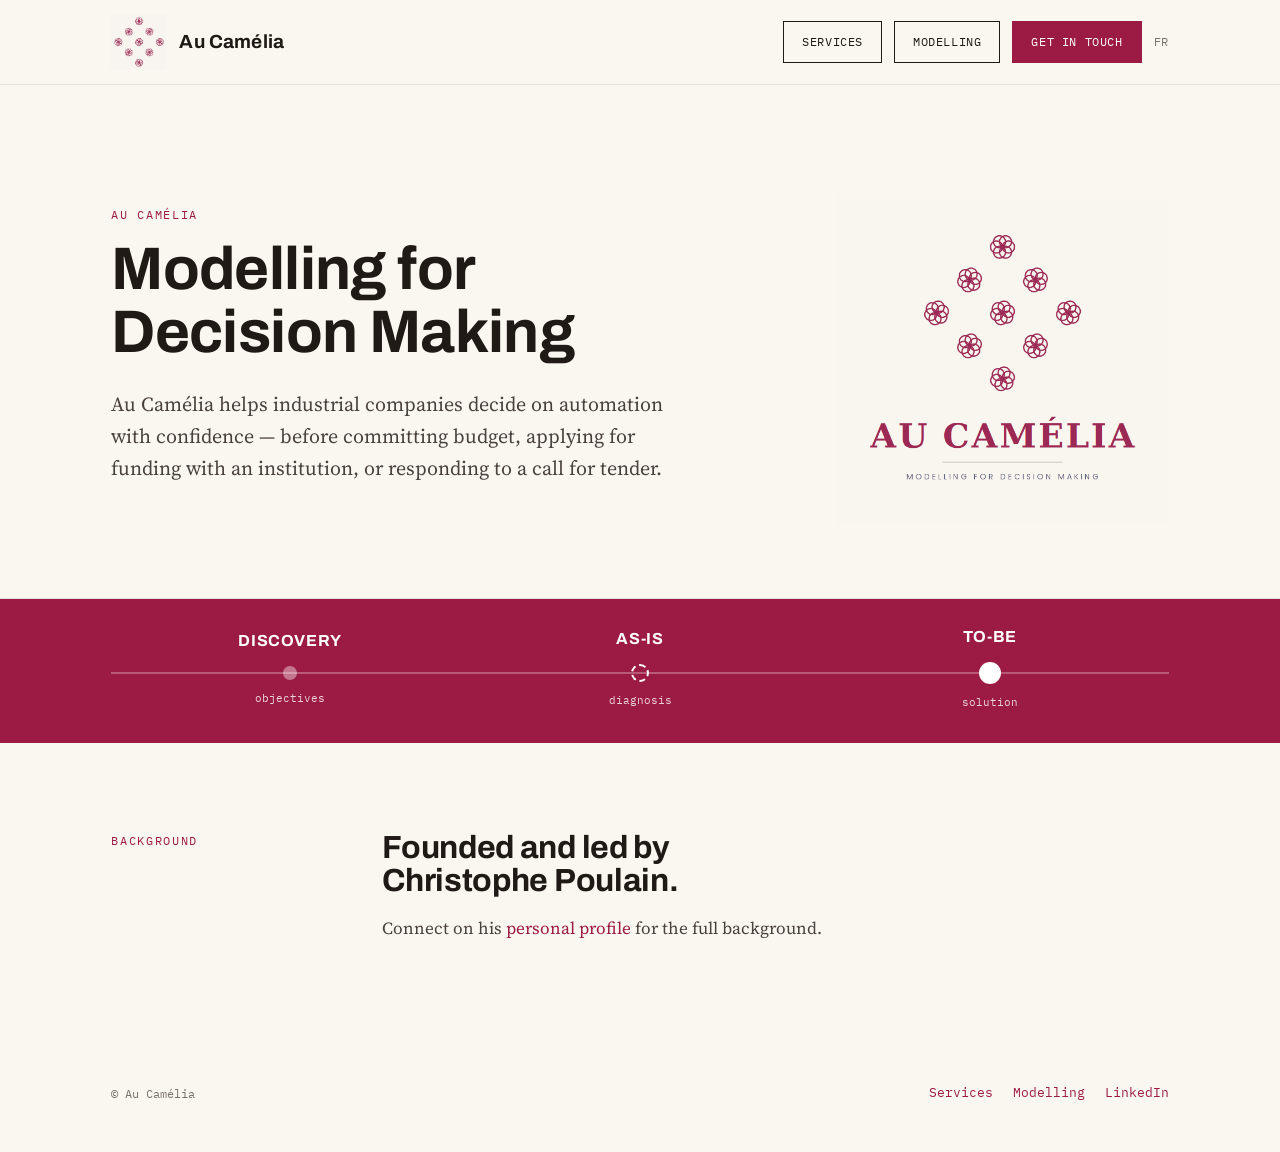
<file: index.html>
<!doctype html>
<html lang="en">
<head>
<meta charset="utf-8">
<meta name="viewport" content="width=device-width, initial-scale=1">
<meta name="google-site-verification" content="LQ3-hJo7u7DXfq4QkY4IvBjMTgJPAJtYR19ES5ziKJ0" />
<title>Au Camélia — Modelling for Decision Making</title>
<meta name="description" content="Au Camélia models industrial automation decisions — robotics, AI, or reorganisation — before you commit budget or apply for funding.">
<link rel="canonical" href="https://clgp44.github.io/auCamelia/">
<link rel="alternate" hreflang="en" href="https://clgp44.github.io/auCamelia/">
<link rel="alternate" hreflang="fr" href="https://clgp44.github.io/auCamelia/fr/">
<link rel="alternate" hreflang="x-default" href="https://clgp44.github.io/auCamelia/">
<meta property="og:type" content="website">
<meta property="og:site_name" content="Au Camélia">
<meta property="og:title" content="Au Camélia — Modelling for Decision Making">
<meta property="og:description" content="Au Camélia models industrial automation decisions — robotics, AI, or reorganisation — before you commit budget or apply for funding.">
<meta property="og:url" content="https://clgp44.github.io/auCamelia/">
<meta property="og:image" content="https://clgp44.github.io/auCamelia/assets/logo-full.png">
<meta name="twitter:card" content="summary_large_image">
<meta name="twitter:title" content="Au Camélia — Modelling for Decision Making">
<meta name="twitter:description" content="Au Camélia models industrial automation decisions — robotics, AI, or reorganisation — before you commit budget or apply for funding.">
<meta name="twitter:image" content="https://clgp44.github.io/auCamelia/assets/logo-full.png">
<script type="application/ld+json">
{
  "@context": "https://schema.org",
  "@type": "ProfessionalService",
  "name": "Au Camélia",
  "url": "https://clgp44.github.io/auCamelia/",
  "description": "Au Camélia models industrial automation decisions — robotics, AI, or reorganisation — before you commit budget or apply for funding.",
  "image": "https://clgp44.github.io/auCamelia/assets/logo-full.png",
  "email": "mailto:clgpoulain@gmail.com",
  "areaServed": "FR",
  "founder": {
    "@type": "Person",
    "name": "Christophe Poulain",
    "sameAs": "https://www.linkedin.com/in/christophe-poulain-34b952157/"
  },
  "sameAs": [
    "https://www.linkedin.com/in/christophe-poulain-34b952157/"
  ]
}
</script>
<link rel="preconnect" href="https://fonts.googleapis.com">
<link rel="preconnect" href="https://fonts.gstatic.com" crossorigin>
<link href="https://fonts.googleapis.com/css2?family=Archivo:wght@500;700;800&family=Source+Serif+4:opsz,wght@8..60,400;8..60,600&family=IBM+Plex+Mono:wght@400;500&display=swap" rel="stylesheet">
<link rel="stylesheet" href="assets/style.css">
</head>
<body>

<nav class="site-nav">
  <div class="wrap">
    <a href="index.html" class="brand"><img src="assets/logo-mark.png" alt="Au Camélia" class="logo-mark"><span>Au Camélia</span></a>
    <div class="nav-cta">
      <a href="services.html" class="btn">Services</a>
      <a href="book.html" class="btn">Modelling</a>
      <a href="contact.html" class="btn primary">Get in touch</a>
      <a href="fr/index.html" class="lang-toggle">FR</a>
    </div>
  </div>
</nav>

<header class="hero">
  <div class="wrap hero-grid">
    <div>
      <span class="eyebrow">Au Camélia</span>
      <h1>Modelling for Decision Making</h1>
      <p class="lede">Au Camélia helps industrial companies decide on automation with confidence — before committing budget, applying for funding with an institution, or responding to a call for tender.</p>
    </div>
    <img src="assets/logo-full.png" alt="Au Camélia — Modelling for Decision Making" class="hero-logo">
  </div>
</header>

<section class="timeline-band">
  <div class="wrap">
    <div class="timeline-track">
      <div class="fill"></div>
      <div class="stage">
        <div class="dot"></div>
        <div class="name">Discovery</div>
        <div class="desc">objectives</div>
      </div>
      <div class="stage dashed">
        <div class="dot"></div>
        <div class="name">As-is</div>
        <div class="desc">diagnosis</div>
      </div>
      <div class="stage solid">
        <div class="dot"></div>
        <div class="name">To-be</div>
        <div class="desc">solution</div>
      </div>
    </div>
  </div>
</section>
<section class="block">
  <div class="wrap grid-label">
    <span class="eyebrow">Background</span>
    <div>
      <h2>Founded and led by Christophe Poulain.</h2>
      <p class="kicker-text">Connect on his <a href="https://www.linkedin.com/in/christophe-poulain-34b952157/">personal profile</a> for the full background.</p>
    </div>
  </div>
</section>

<footer>
  <div class="wrap">
    <div class="fine">© Au Camélia</div>
    <div class="links">
      <a href="services.html">Services</a>
      <a href="book.html">Modelling</a>
      <a href="https://www.linkedin.com/in/christophe-poulain-34b952157/">LinkedIn</a>
    </div>
  </div>
</footer>

<script src="assets/main.js"></script>
<!-- Cloudflare Web Analytics --><script type='module' src='https://static.cloudflareinsights.com/beacon.min.js' data-cf-beacon='{"token": "908df0e8a0234128af22f7f1e9acba51"}'></script><!-- End Cloudflare Web Analytics -->
</body>
</html>
</file>
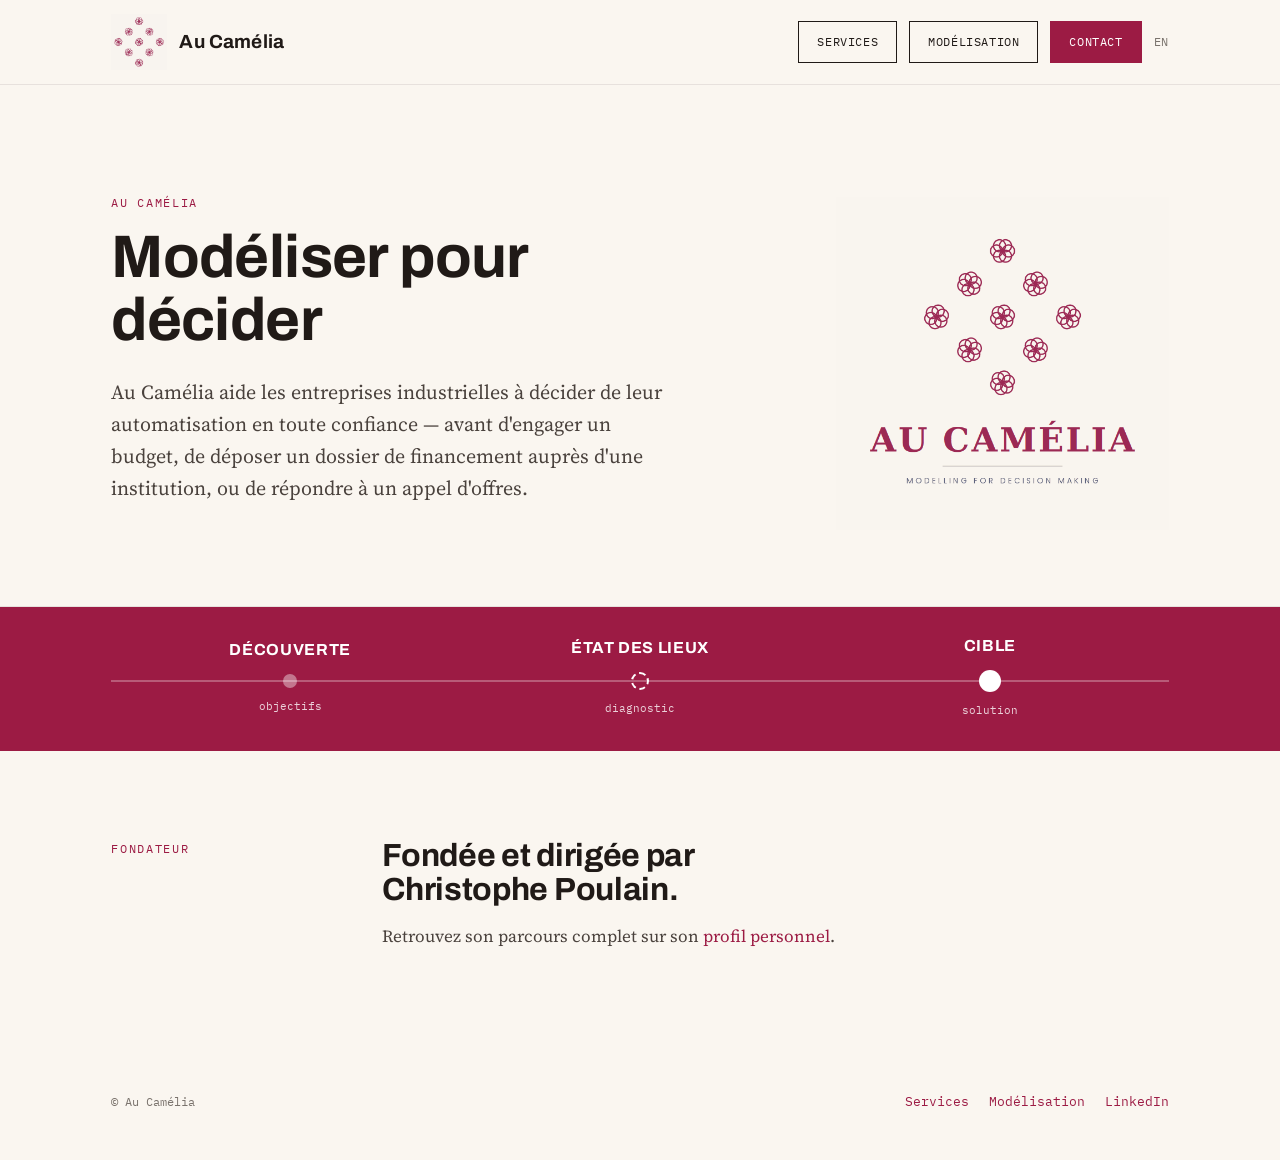
<file: fr/index.html>
<!doctype html>
<html lang="fr">
<head>
<meta charset="utf-8">
<meta name="viewport" content="width=device-width, initial-scale=1">
<title>Au Camélia — Modéliser pour décider</title>
<meta name="description" content="Au Camélia modélise les décisions d'automatisation industrielle — robotique, IA, ou réorganisation — avant d'engager un budget ou de déposer un dossier de financement.">
<link rel="canonical" href="https://clgp44.github.io/auCamelia/fr/">
<link rel="alternate" hreflang="en" href="https://clgp44.github.io/auCamelia/">
<link rel="alternate" hreflang="fr" href="https://clgp44.github.io/auCamelia/fr/">
<link rel="alternate" hreflang="x-default" href="https://clgp44.github.io/auCamelia/">
<meta property="og:type" content="website">
<meta property="og:site_name" content="Au Camélia">
<meta property="og:title" content="Au Camélia — Modéliser pour décider">
<meta property="og:description" content="Au Camélia modélise les décisions d'automatisation industrielle — robotique, IA, ou réorganisation — avant d'engager un budget ou de déposer un dossier de financement.">
<meta property="og:url" content="https://clgp44.github.io/auCamelia/fr/">
<meta property="og:image" content="https://clgp44.github.io/auCamelia/assets/logo-full.png">
<meta name="twitter:card" content="summary_large_image">
<meta name="twitter:title" content="Au Camélia — Modéliser pour décider">
<meta name="twitter:description" content="Au Camélia modélise les décisions d'automatisation industrielle — robotique, IA, ou réorganisation — avant d'engager un budget ou de déposer un dossier de financement.">
<meta name="twitter:image" content="https://clgp44.github.io/auCamelia/assets/logo-full.png">
<script type="application/ld+json">
{
  "@context": "https://schema.org",
  "@type": "ProfessionalService",
  "name": "Au Camélia",
  "url": "https://clgp44.github.io/auCamelia/fr/",
  "description": "Au Camélia modélise les décisions d'automatisation industrielle — robotique, IA, ou réorganisation — avant d'engager un budget ou de déposer un dossier de financement.",
  "image": "https://clgp44.github.io/auCamelia/assets/logo-full.png",
  "email": "mailto:clgpoulain@gmail.com",
  "areaServed": "FR",
  "founder": {
    "@type": "Person",
    "name": "Christophe Poulain",
    "sameAs": "https://www.linkedin.com/in/christophe-poulain-34b952157/"
  },
  "sameAs": [
    "https://www.linkedin.com/in/christophe-poulain-34b952157/"
  ]
}
</script>
<link rel="preconnect" href="https://fonts.googleapis.com">
<link rel="preconnect" href="https://fonts.gstatic.com" crossorigin>
<link href="https://fonts.googleapis.com/css2?family=Archivo:wght@500;700;800&family=Source+Serif+4:opsz,wght@8..60,400;8..60,600&family=IBM+Plex+Mono:wght@400;500&display=swap" rel="stylesheet">
<link rel="stylesheet" href="../assets/style.css">
</head>
<body>

<nav class="site-nav">
  <div class="wrap">
    <a href="index.html" class="brand"><img src="../assets/logo-mark.png" alt="Au Camélia" class="logo-mark"><span>Au Camélia</span></a>
    <div class="nav-cta">
      <a href="services.html" class="btn">Services</a>
      <a href="book.html" class="btn">Modélisation</a>
      <a href="contact.html" class="btn primary">Contact</a>
      <a href="../index.html" class="lang-toggle">EN</a>
    </div>
  </div>
</nav>

<header class="hero">
  <div class="wrap hero-grid">
    <div>
      <span class="eyebrow">Au Camélia</span>
      <h1>Modéliser pour décider</h1>
      <p class="lede">Au Camélia aide les entreprises industrielles à décider de leur automatisation en toute confiance — avant d'engager un budget, de déposer un dossier de financement auprès d'une institution, ou de répondre à un appel d'offres.</p>
    </div>
    <img src="../assets/logo-full.png" alt="Au Camélia — Modéliser pour décider" class="hero-logo">
  </div>
</header>

<section class="timeline-band">
  <div class="wrap">
    <div class="timeline-track">
      <div class="fill"></div>
      <div class="stage">
        <div class="dot"></div>
        <div class="name">Découverte</div>
        <div class="desc">objectifs</div>
      </div>
      <div class="stage dashed">
        <div class="dot"></div>
        <div class="name">État des lieux</div>
        <div class="desc">diagnostic</div>
      </div>
      <div class="stage solid">
        <div class="dot"></div>
        <div class="name">Cible</div>
        <div class="desc">solution</div>
      </div>
    </div>
  </div>
</section>
<section class="block">
  <div class="wrap grid-label">
    <span class="eyebrow">Fondateur</span>
    <div>
      <h2>Fondée et dirigée par Christophe Poulain.</h2>
      <p class="kicker-text">Retrouvez son parcours complet sur son <a href="https://www.linkedin.com/in/christophe-poulain-34b952157/">profil personnel</a>.</p>
    </div>
  </div>
</section>

<footer>
  <div class="wrap">
    <div class="fine">© Au Camélia</div>
    <div class="links">
      <a href="services.html">Services</a>
      <a href="book.html">Modélisation</a>
      <a href="https://www.linkedin.com/in/christophe-poulain-34b952157/">LinkedIn</a>
    </div>
  </div>
</footer>

<script src="../assets/main.js"></script>
<!-- Cloudflare Web Analytics --><script type='module' src='https://static.cloudflareinsights.com/beacon.min.js' data-cf-beacon='{"token": "908df0e8a0234128af22f7f1e9acba51"}'></script><!-- End Cloudflare Web Analytics -->
</body>
</html>
</file>
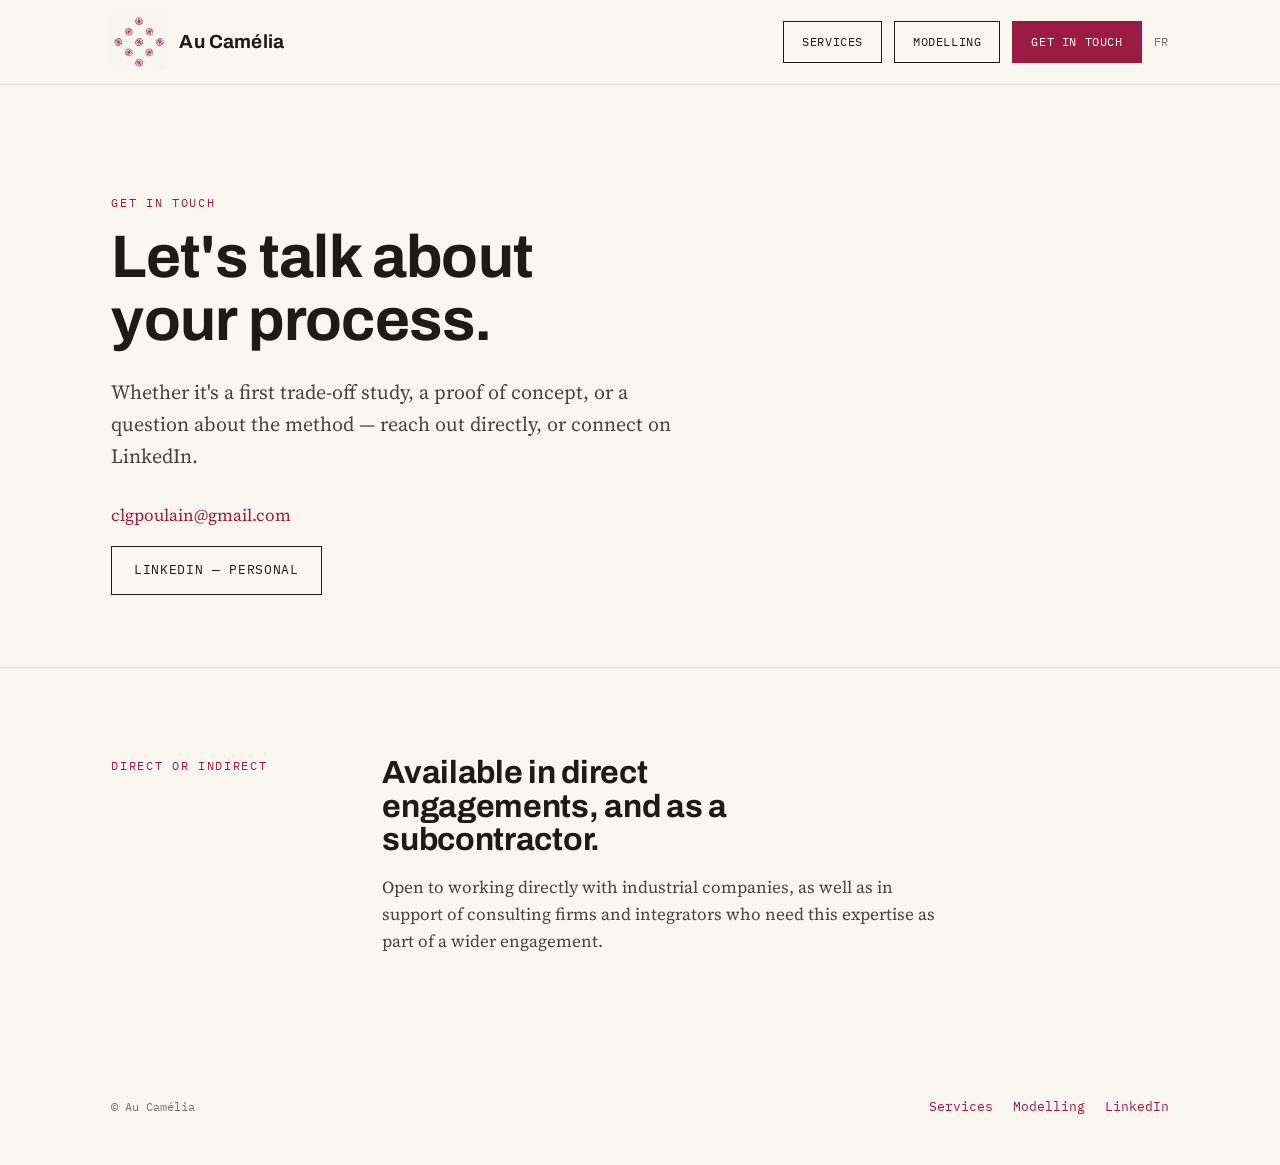
<file: contact.html>
<!doctype html>
<html lang="en">
<head>
<meta charset="utf-8">
<meta name="viewport" content="width=device-width, initial-scale=1">
<title>Contact — Au Camélia</title>
<meta name="description" content="Get in touch with Au Camélia about your automation decision.">
<link rel="canonical" href="https://clgp44.github.io/auCamelia/contact.html">
<link rel="alternate" hreflang="en" href="https://clgp44.github.io/auCamelia/contact.html">
<link rel="alternate" hreflang="fr" href="https://clgp44.github.io/auCamelia/fr/contact.html">
<link rel="alternate" hreflang="x-default" href="https://clgp44.github.io/auCamelia/contact.html">
<meta property="og:type" content="website">
<meta property="og:site_name" content="Au Camélia">
<meta property="og:title" content="Contact — Au Camélia">
<meta property="og:description" content="Get in touch with Au Camélia about your automation decision.">
<meta property="og:url" content="https://clgp44.github.io/auCamelia/contact.html">
<meta property="og:image" content="https://clgp44.github.io/auCamelia/assets/logo-full.png">
<meta name="twitter:card" content="summary_large_image">
<meta name="twitter:title" content="Contact — Au Camélia">
<meta name="twitter:description" content="Get in touch with Au Camélia about your automation decision.">
<meta name="twitter:image" content="https://clgp44.github.io/auCamelia/assets/logo-full.png">
<link rel="preconnect" href="https://fonts.googleapis.com">
<link rel="preconnect" href="https://fonts.gstatic.com" crossorigin>
<link href="https://fonts.googleapis.com/css2?family=Archivo:wght@500;700;800&family=Source+Serif+4:opsz,wght@8..60,400;8..60,600&family=IBM+Plex+Mono:wght@400;500&display=swap" rel="stylesheet">
<link rel="stylesheet" href="assets/style.css">
</head>
<body>

<nav class="site-nav">
  <div class="wrap">
    <a href="index.html" class="brand"><img src="assets/logo-mark.png" alt="Au Camélia" class="logo-mark"><span>Au Camélia</span></a>
    <div class="nav-cta">
      <a href="services.html" class="btn">Services</a>
      <a href="book.html" class="btn">Modelling</a>
      <a href="contact.html" class="btn primary">Get in touch</a>
      <a href="fr/contact.html" class="lang-toggle">FR</a>
    </div>
  </div>
</nav>

<header class="hero">
  <div class="wrap">
    <span class="eyebrow">Get in touch</span>
    <h1>Let's talk about your process.</h1>
    <p class="lede">Whether it's a first trade-off study, a proof of concept, or a question about the method — reach out directly, or connect on LinkedIn.</p>
    <p><a href="mailto:clgpoulain@gmail.com">clgpoulain@gmail.com</a></p>
    <div class="cta-row">
      <a href="https://www.linkedin.com/in/christophe-poulain-34b952157/" class="btn">LinkedIn — personal</a>
    </div>
  </div>
</header>

<section class="block">
  <div class="wrap grid-label">
    <span class="eyebrow">Direct or indirect</span>
    <div>
      <h2>Available in direct engagements, and as a subcontractor.</h2>
      <p class="kicker-text">Open to working directly with industrial companies, as well as in support of consulting firms and integrators who need this expertise as part of a wider engagement.</p>
    </div>
  </div>
</section>

<footer>
  <div class="wrap">
    <div class="fine">© Au Camélia</div>
    <div class="links">
      <a href="services.html">Services</a>
      <a href="book.html">Modelling</a>
      <a href="https://www.linkedin.com/in/christophe-poulain-34b952157/">LinkedIn</a>
    </div>
  </div>
</footer>

<script src="assets/main.js"></script>
<!-- Cloudflare Web Analytics --><script type='module' src='https://static.cloudflareinsights.com/beacon.min.js' data-cf-beacon='{"token": "908df0e8a0234128af22f7f1e9acba51"}'></script><!-- End Cloudflare Web Analytics -->
</body>
</html>
</file>
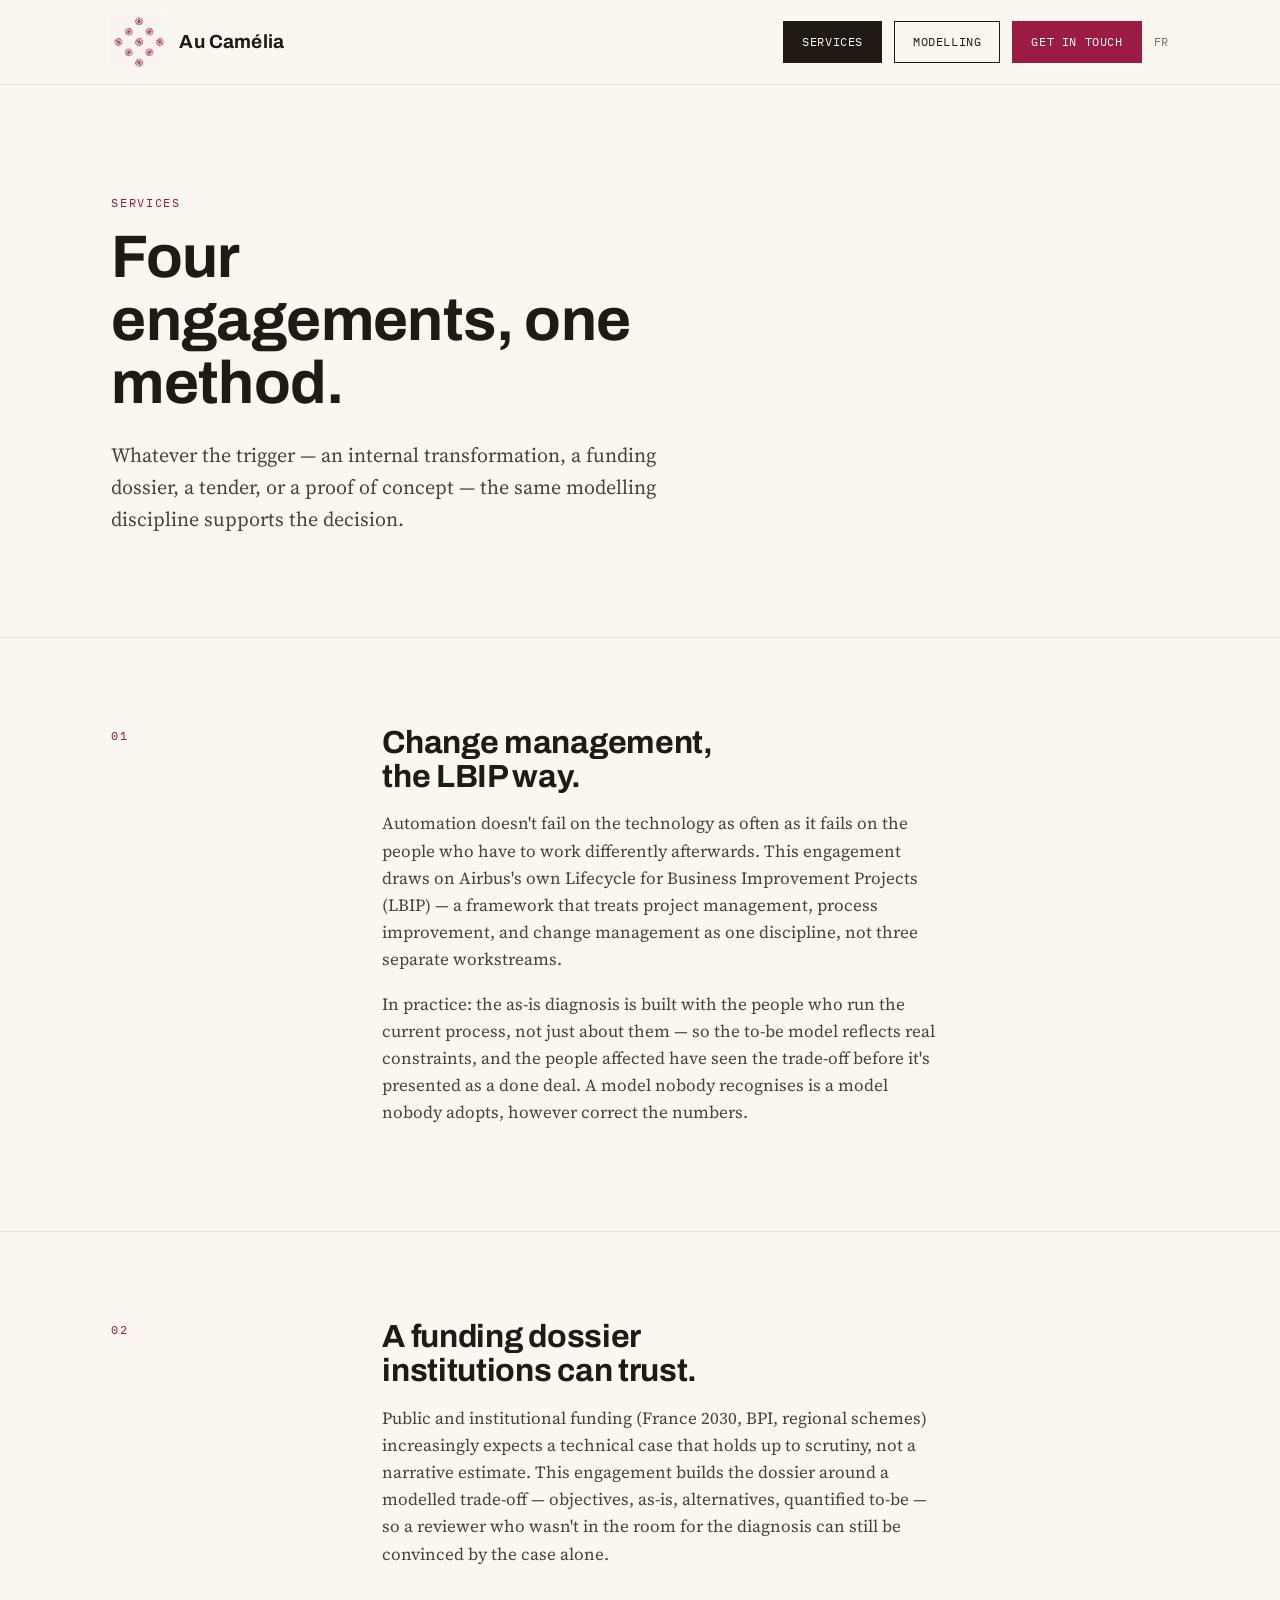
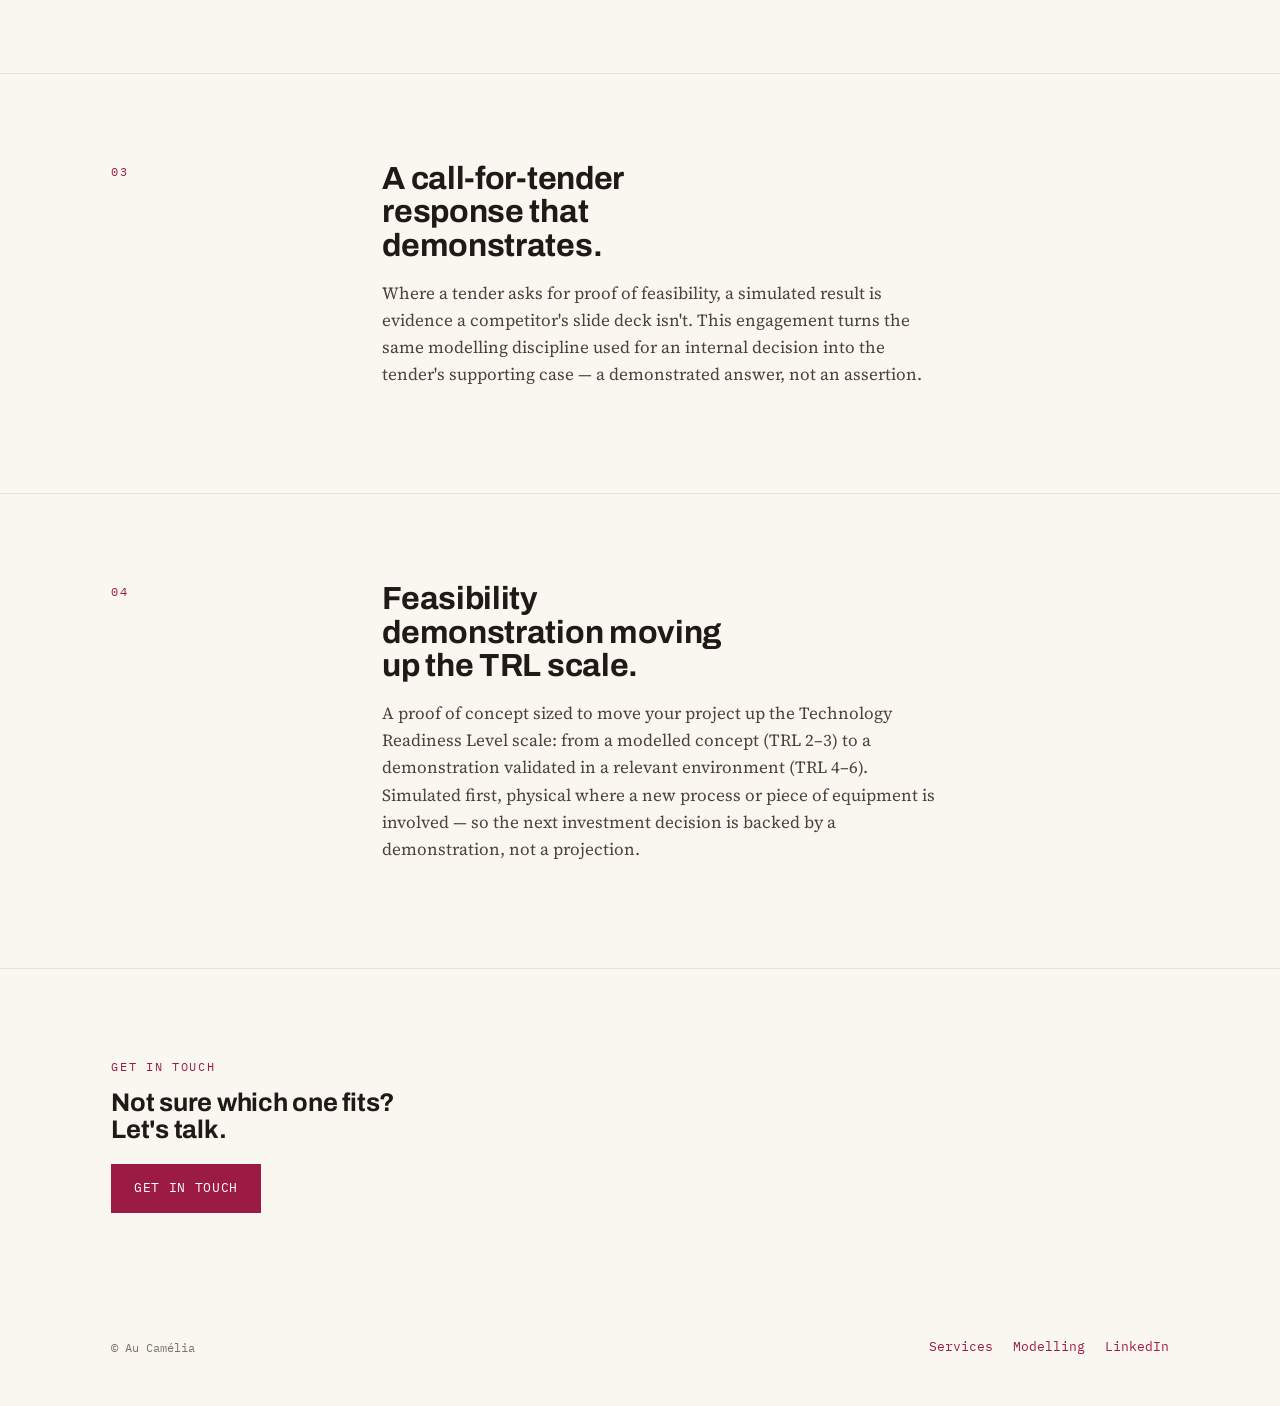
<file: services.html>
<!doctype html>
<html lang="en">
<head>
<meta charset="utf-8">
<meta name="viewport" content="width=device-width, initial-scale=1">
<title>Services — Au Camélia</title>
<meta name="description" content="Four ways to work with Au Camélia: internal change management, an institutional funding dossier, a call-for-tender response, or a TRL-based feasibility demonstration.">
<link rel="canonical" href="https://clgp44.github.io/auCamelia/services.html">
<link rel="alternate" hreflang="en" href="https://clgp44.github.io/auCamelia/services.html">
<link rel="alternate" hreflang="fr" href="https://clgp44.github.io/auCamelia/fr/services.html">
<link rel="alternate" hreflang="x-default" href="https://clgp44.github.io/auCamelia/services.html">
<meta property="og:type" content="website">
<meta property="og:site_name" content="Au Camélia">
<meta property="og:title" content="Services — Au Camélia">
<meta property="og:description" content="Four ways to work with Au Camélia: internal change management, an institutional funding dossier, a call-for-tender response, or a TRL-based feasibility demonstration.">
<meta property="og:url" content="https://clgp44.github.io/auCamelia/services.html">
<meta property="og:image" content="https://clgp44.github.io/auCamelia/assets/logo-full.png">
<meta name="twitter:card" content="summary_large_image">
<meta name="twitter:title" content="Services — Au Camélia">
<meta name="twitter:description" content="Four ways to work with Au Camélia: internal change management, an institutional funding dossier, a call-for-tender response, or a TRL-based feasibility demonstration.">
<meta name="twitter:image" content="https://clgp44.github.io/auCamelia/assets/logo-full.png">
<link rel="preconnect" href="https://fonts.googleapis.com">
<link rel="preconnect" href="https://fonts.gstatic.com" crossorigin>
<link href="https://fonts.googleapis.com/css2?family=Archivo:wght@500;700;800&family=Source+Serif+4:opsz,wght@8..60,400;8..60,600&family=IBM+Plex+Mono:wght@400;500&display=swap" rel="stylesheet">
<link rel="stylesheet" href="assets/style.css">
</head>
<body>

<nav class="site-nav">
  <div class="wrap">
    <a href="index.html" class="brand"><img src="assets/logo-mark.png" alt="Au Camélia" class="logo-mark"><span>Au Camélia</span></a>
    <div class="nav-cta">
      <a href="services.html" class="btn current">Services</a>
      <a href="book.html" class="btn">Modelling</a>
      <a href="contact.html" class="btn primary">Get in touch</a>
      <a href="fr/services.html" class="lang-toggle">FR</a>
    </div>
  </div>
</nav>

<header class="hero">
  <div class="wrap">
    <span class="eyebrow">Services</span>
    <h1>Four engagements, one method.</h1>
    <p class="lede">Whatever the trigger — an internal transformation, a funding dossier, a tender, or a proof of concept — the same modelling discipline supports the decision.</p>
  </div>
</header>

<section class="block">
  <div class="wrap grid-label">
    <span class="eyebrow">01</span>
    <div>
      <h2>Change management, the LBIP way.</h2>
      <p class="kicker-text">Automation doesn't fail on the technology as often as it fails on the people who have to work differently afterwards. This engagement draws on Airbus's own Lifecycle for Business Improvement Projects (LBIP) — a framework that treats project management, process improvement, and change management as one discipline, not three separate workstreams.</p>
      <p class="kicker-text">In practice: the as-is diagnosis is built with the people who run the current process, not just about them — so the to-be model reflects real constraints, and the people affected have seen the trade-off before it's presented as a done deal. A model nobody recognises is a model nobody adopts, however correct the numbers.</p>
    </div>
  </div>
</section>

<section class="block">
  <div class="wrap grid-label">
    <span class="eyebrow">02</span>
    <div>
      <h2>A funding dossier institutions can trust.</h2>
      <p class="kicker-text">Public and institutional funding (France 2030, BPI, regional schemes) increasingly expects a technical case that holds up to scrutiny, not a narrative estimate. This engagement builds the dossier around a modelled trade-off — objectives, as-is, alternatives, quantified to-be — so a reviewer who wasn't in the room for the diagnosis can still be convinced by the case alone.</p>
    </div>
  </div>
</section>

<section class="block">
  <div class="wrap grid-label">
    <span class="eyebrow">03</span>
    <div>
      <h2>A call-for-tender response that demonstrates.</h2>
      <p class="kicker-text">Where a tender asks for proof of feasibility, a simulated result is evidence a competitor's slide deck isn't. This engagement turns the same modelling discipline used for an internal decision into the tender's supporting case — a demonstrated answer, not an assertion.</p>
    </div>
  </div>
</section>

<section class="block">
  <div class="wrap grid-label">
    <span class="eyebrow">04</span>
    <div>
      <h2>Feasibility demonstration moving up the TRL scale.</h2>
      <p class="kicker-text">A proof of concept sized to move your project up the Technology Readiness Level scale: from a modelled concept (TRL&nbsp;2–3) to a demonstration validated in a relevant environment (TRL&nbsp;4–6). Simulated first, physical where a new process or piece of equipment is involved — so the next investment decision is backed by a demonstration, not a projection.</p>
    </div>
  </div>
</section>

<section class="block">
  <div class="wrap">
    <span class="eyebrow">Get in touch</span>
    <h2 style="max-width: 22ch;">Not sure which one fits? Let's talk.</h2>
    <div class="cta-row" style="margin-top: 20px;">
      <a href="contact.html" class="btn primary">Get in touch</a>
    </div>
  </div>
</section>

<footer>
  <div class="wrap">
    <div class="fine">© Au Camélia</div>
    <div class="links">
      <a href="services.html">Services</a>
      <a href="book.html">Modelling</a>
      <a href="https://www.linkedin.com/in/christophe-poulain-34b952157/">LinkedIn</a>
    </div>
  </div>
</footer>

<script src="assets/main.js"></script>
<!-- Cloudflare Web Analytics --><script type='module' src='https://static.cloudflareinsights.com/beacon.min.js' data-cf-beacon='{"token": "908df0e8a0234128af22f7f1e9acba51"}'></script><!-- End Cloudflare Web Analytics -->
</body>
</html>
</file>
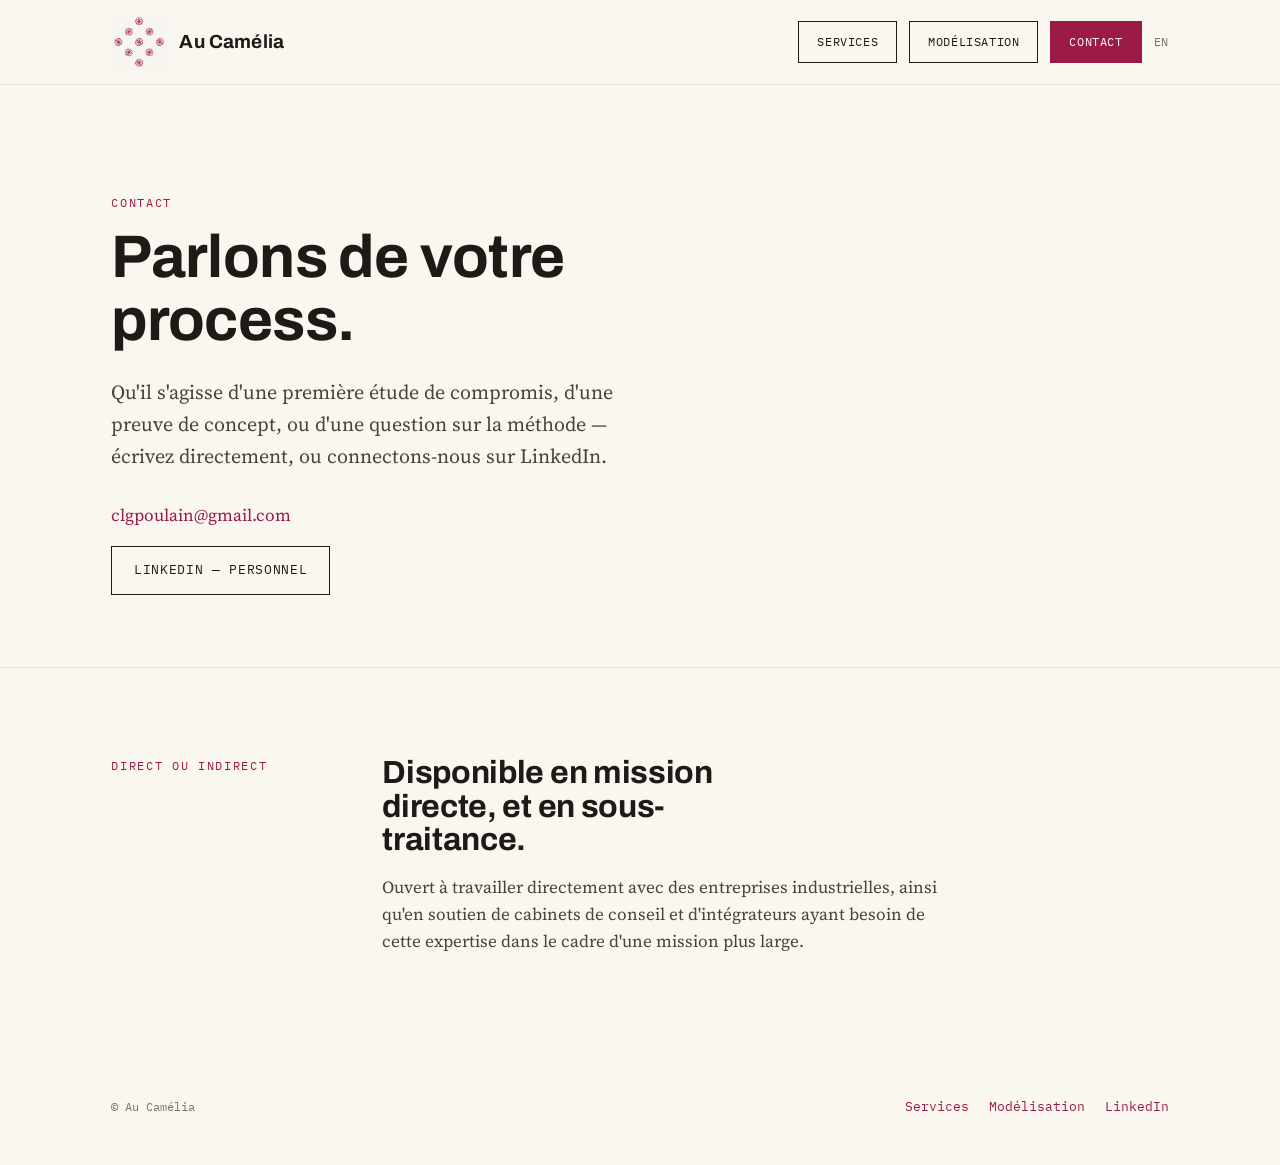
<file: fr/contact.html>
<!doctype html>
<html lang="fr">
<head>
<meta charset="utf-8">
<meta name="viewport" content="width=device-width, initial-scale=1">
<title>Contact — Au Camélia</title>
<meta name="description" content="Contactez Au Camélia au sujet de votre décision d'automatisation.">
<link rel="canonical" href="https://clgp44.github.io/auCamelia/fr/contact.html">
<link rel="alternate" hreflang="en" href="https://clgp44.github.io/auCamelia/contact.html">
<link rel="alternate" hreflang="fr" href="https://clgp44.github.io/auCamelia/fr/contact.html">
<link rel="alternate" hreflang="x-default" href="https://clgp44.github.io/auCamelia/contact.html">
<meta property="og:type" content="website">
<meta property="og:site_name" content="Au Camélia">
<meta property="og:title" content="Contact — Au Camélia">
<meta property="og:description" content="Contactez Au Camélia au sujet de votre décision d'automatisation.">
<meta property="og:url" content="https://clgp44.github.io/auCamelia/fr/contact.html">
<meta property="og:image" content="https://clgp44.github.io/auCamelia/assets/logo-full.png">
<meta name="twitter:card" content="summary_large_image">
<meta name="twitter:title" content="Contact — Au Camélia">
<meta name="twitter:description" content="Contactez Au Camélia au sujet de votre décision d'automatisation.">
<meta name="twitter:image" content="https://clgp44.github.io/auCamelia/assets/logo-full.png">
<link rel="preconnect" href="https://fonts.googleapis.com">
<link rel="preconnect" href="https://fonts.gstatic.com" crossorigin>
<link href="https://fonts.googleapis.com/css2?family=Archivo:wght@500;700;800&family=Source+Serif+4:opsz,wght@8..60,400;8..60,600&family=IBM+Plex+Mono:wght@400;500&display=swap" rel="stylesheet">
<link rel="stylesheet" href="../assets/style.css">
</head>
<body>

<nav class="site-nav">
  <div class="wrap">
    <a href="index.html" class="brand"><img src="../assets/logo-mark.png" alt="Au Camélia" class="logo-mark"><span>Au Camélia</span></a>
    <div class="nav-cta">
      <a href="services.html" class="btn">Services</a>
      <a href="book.html" class="btn">Modélisation</a>
      <a href="contact.html" class="btn primary">Contact</a>
      <a href="../contact.html" class="lang-toggle">EN</a>
    </div>
  </div>
</nav>

<header class="hero">
  <div class="wrap">
    <span class="eyebrow">Contact</span>
    <h1>Parlons de votre process.</h1>
    <p class="lede">Qu'il s'agisse d'une première étude de compromis, d'une preuve de concept, ou d'une question sur la méthode — écrivez directement, ou connectons-nous sur LinkedIn.</p>
    <p><a href="mailto:clgpoulain@gmail.com">clgpoulain@gmail.com</a></p>
    <div class="cta-row">
      <a href="https://www.linkedin.com/in/christophe-poulain-34b952157/" class="btn">LinkedIn — personnel</a>
    </div>
  </div>
</header>

<section class="block">
  <div class="wrap grid-label">
    <span class="eyebrow">Direct ou indirect</span>
    <div>
      <h2>Disponible en mission directe, et en sous-traitance.</h2>
      <p class="kicker-text">Ouvert à travailler directement avec des entreprises industrielles, ainsi qu'en soutien de cabinets de conseil et d'intégrateurs ayant besoin de cette expertise dans le cadre d'une mission plus large.</p>
    </div>
  </div>
</section>

<footer>
  <div class="wrap">
    <div class="fine">© Au Camélia</div>
    <div class="links">
      <a href="services.html">Services</a>
      <a href="book.html">Modélisation</a>
      <a href="https://www.linkedin.com/in/christophe-poulain-34b952157/">LinkedIn</a>
    </div>
  </div>
</footer>

<script src="../assets/main.js"></script>
<!-- Cloudflare Web Analytics --><script type='module' src='https://static.cloudflareinsights.com/beacon.min.js' data-cf-beacon='{"token": "908df0e8a0234128af22f7f1e9acba51"}'></script><!-- End Cloudflare Web Analytics -->
</body>
</html>
</file>
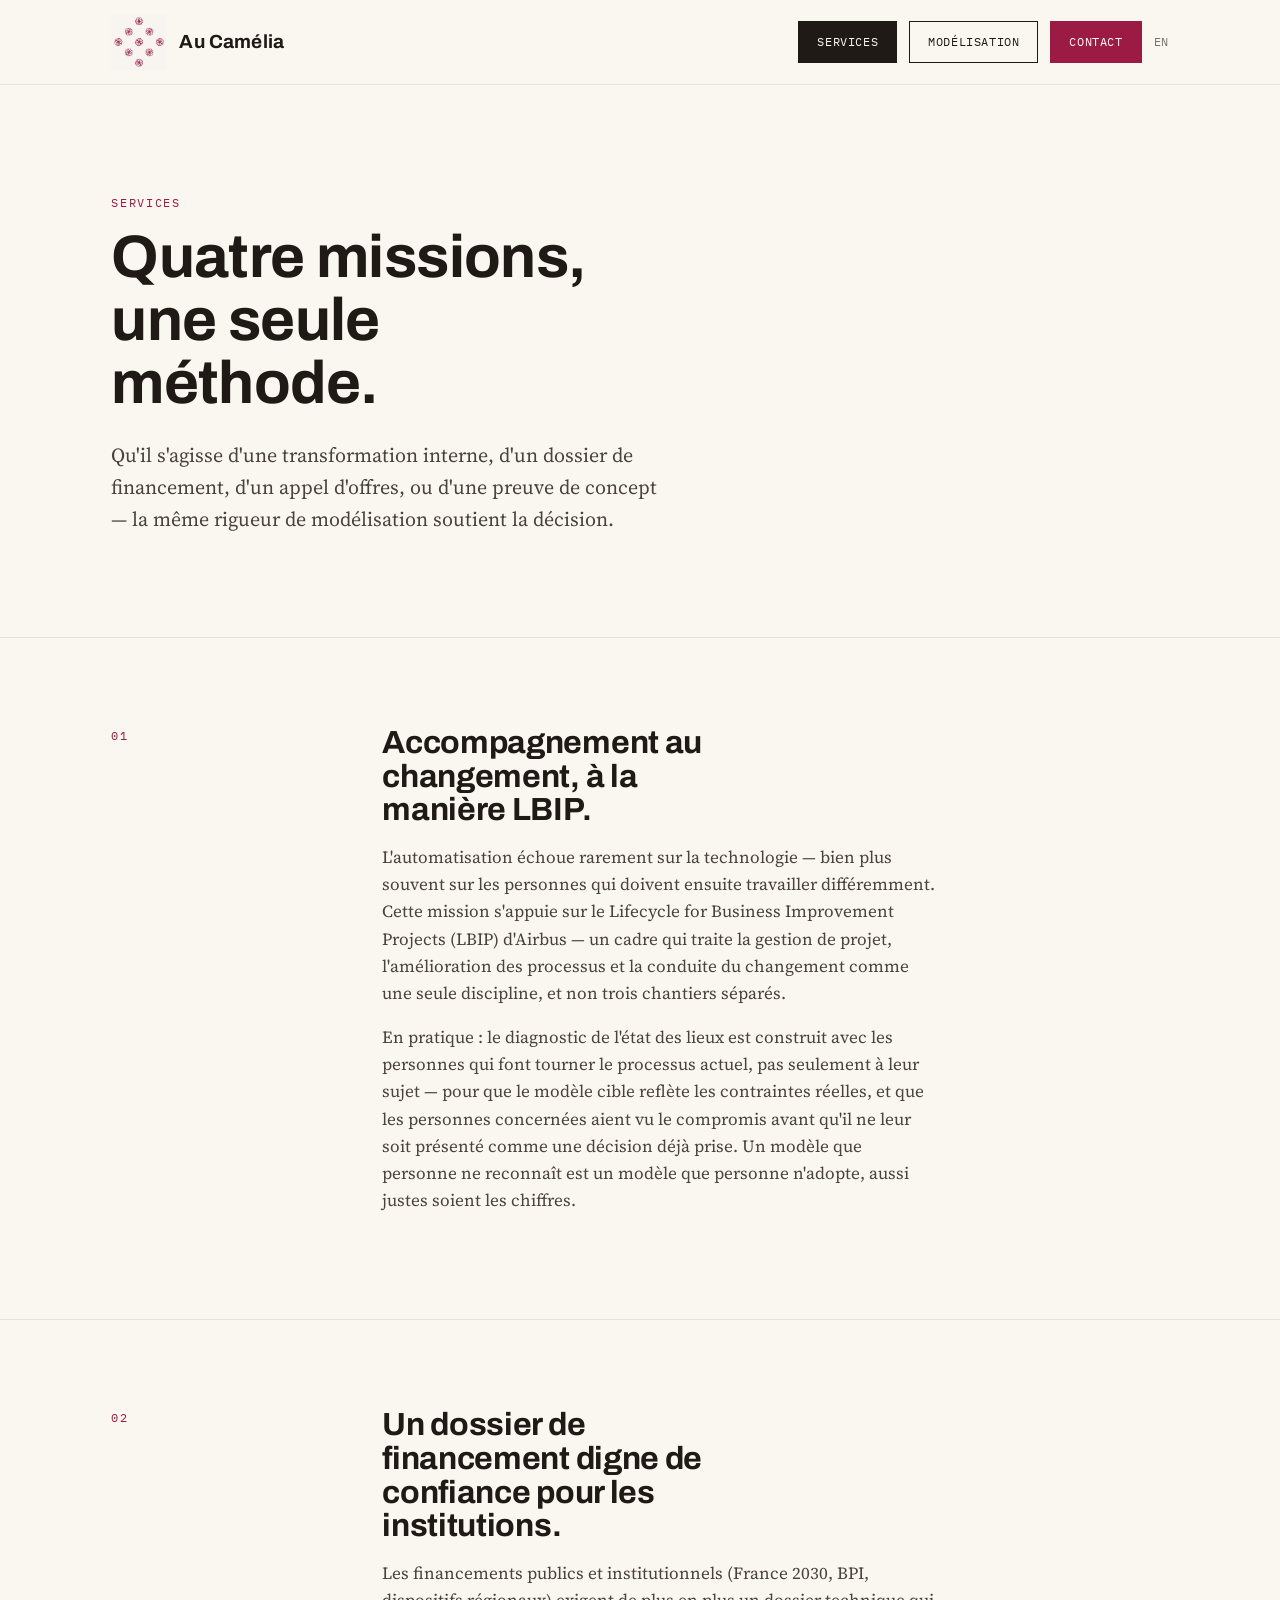
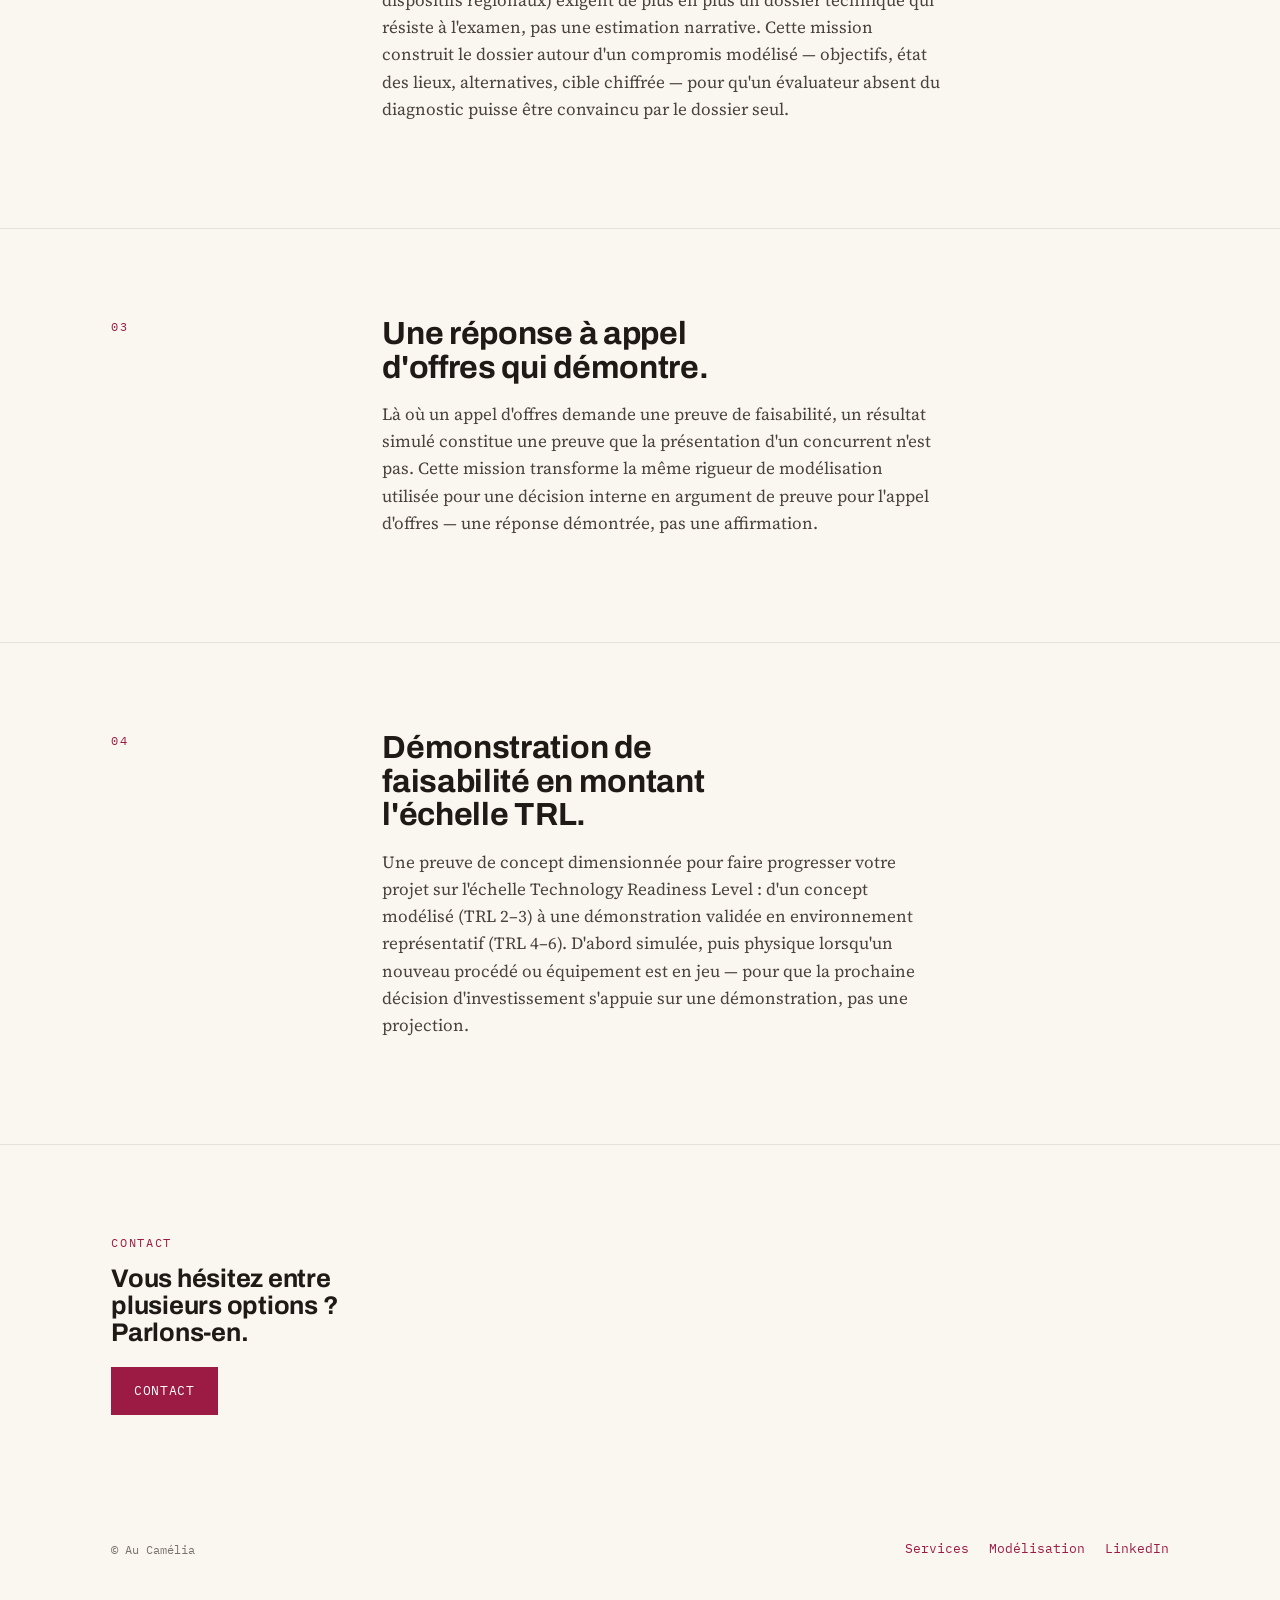
<file: fr/services.html>
<!doctype html>
<html lang="fr">
<head>
<meta charset="utf-8">
<meta name="viewport" content="width=device-width, initial-scale=1">
<title>Services — Au Camélia</title>
<meta name="description" content="Quatre façons de travailler avec Au Camélia : accompagnement au changement en interne, dossier de financement institutionnel, réponse à un appel d'offres, ou démonstration de faisabilité basée sur les TRL.">
<link rel="canonical" href="https://clgp44.github.io/auCamelia/fr/services.html">
<link rel="alternate" hreflang="en" href="https://clgp44.github.io/auCamelia/services.html">
<link rel="alternate" hreflang="fr" href="https://clgp44.github.io/auCamelia/fr/services.html">
<link rel="alternate" hreflang="x-default" href="https://clgp44.github.io/auCamelia/services.html">
<meta property="og:type" content="website">
<meta property="og:site_name" content="Au Camélia">
<meta property="og:title" content="Services — Au Camélia">
<meta property="og:description" content="Quatre façons de travailler avec Au Camélia : accompagnement au changement en interne, dossier de financement institutionnel, réponse à un appel d'offres, ou démonstration de faisabilité basée sur les TRL.">
<meta property="og:url" content="https://clgp44.github.io/auCamelia/fr/services.html">
<meta property="og:image" content="https://clgp44.github.io/auCamelia/assets/logo-full.png">
<meta name="twitter:card" content="summary_large_image">
<meta name="twitter:title" content="Services — Au Camélia">
<meta name="twitter:description" content="Quatre façons de travailler avec Au Camélia : accompagnement au changement en interne, dossier de financement institutionnel, réponse à un appel d'offres, ou démonstration de faisabilité basée sur les TRL.">
<meta name="twitter:image" content="https://clgp44.github.io/auCamelia/assets/logo-full.png">
<link rel="preconnect" href="https://fonts.googleapis.com">
<link rel="preconnect" href="https://fonts.gstatic.com" crossorigin>
<link href="https://fonts.googleapis.com/css2?family=Archivo:wght@500;700;800&family=Source+Serif+4:opsz,wght@8..60,400;8..60,600&family=IBM+Plex+Mono:wght@400;500&display=swap" rel="stylesheet">
<link rel="stylesheet" href="../assets/style.css">
</head>
<body>

<nav class="site-nav">
  <div class="wrap">
    <a href="index.html" class="brand"><img src="../assets/logo-mark.png" alt="Au Camélia" class="logo-mark"><span>Au Camélia</span></a>
    <div class="nav-cta">
      <a href="services.html" class="btn current">Services</a>
      <a href="book.html" class="btn">Modélisation</a>
      <a href="contact.html" class="btn primary">Contact</a>
      <a href="../services.html" class="lang-toggle">EN</a>
    </div>
  </div>
</nav>

<header class="hero">
  <div class="wrap">
    <span class="eyebrow">Services</span>
    <h1>Quatre missions, une seule méthode.</h1>
    <p class="lede">Qu'il s'agisse d'une transformation interne, d'un dossier de financement, d'un appel d'offres, ou d'une preuve de concept — la même rigueur de modélisation soutient la décision.</p>
  </div>
</header>

<section class="block">
  <div class="wrap grid-label">
    <span class="eyebrow">01</span>
    <div>
      <h2>Accompagnement au changement, à la manière LBIP.</h2>
      <p class="kicker-text">L'automatisation échoue rarement sur la technologie — bien plus souvent sur les personnes qui doivent ensuite travailler différemment. Cette mission s'appuie sur le Lifecycle for Business Improvement Projects (LBIP) d'Airbus — un cadre qui traite la gestion de projet, l'amélioration des processus et la conduite du changement comme une seule discipline, et non trois chantiers séparés.</p>
      <p class="kicker-text">En pratique : le diagnostic de l'état des lieux est construit avec les personnes qui font tourner le processus actuel, pas seulement à leur sujet — pour que le modèle cible reflète les contraintes réelles, et que les personnes concernées aient vu le compromis avant qu'il ne leur soit présenté comme une décision déjà prise. Un modèle que personne ne reconnaît est un modèle que personne n'adopte, aussi justes soient les chiffres.</p>
    </div>
  </div>
</section>

<section class="block">
  <div class="wrap grid-label">
    <span class="eyebrow">02</span>
    <div>
      <h2>Un dossier de financement digne de confiance pour les institutions.</h2>
      <p class="kicker-text">Les financements publics et institutionnels (France 2030, BPI, dispositifs régionaux) exigent de plus en plus un dossier technique qui résiste à l'examen, pas une estimation narrative. Cette mission construit le dossier autour d'un compromis modélisé — objectifs, état des lieux, alternatives, cible chiffrée — pour qu'un évaluateur absent du diagnostic puisse être convaincu par le dossier seul.</p>
    </div>
  </div>
</section>

<section class="block">
  <div class="wrap grid-label">
    <span class="eyebrow">03</span>
    <div>
      <h2>Une réponse à appel d'offres qui démontre.</h2>
      <p class="kicker-text">Là où un appel d'offres demande une preuve de faisabilité, un résultat simulé constitue une preuve que la présentation d'un concurrent n'est pas. Cette mission transforme la même rigueur de modélisation utilisée pour une décision interne en argument de preuve pour l'appel d'offres — une réponse démontrée, pas une affirmation.</p>
    </div>
  </div>
</section>

<section class="block">
  <div class="wrap grid-label">
    <span class="eyebrow">04</span>
    <div>
      <h2>Démonstration de faisabilité en montant l'échelle TRL.</h2>
      <p class="kicker-text">Une preuve de concept dimensionnée pour faire progresser votre projet sur l'échelle Technology Readiness Level : d'un concept modélisé (TRL&nbsp;2–3) à une démonstration validée en environnement représentatif (TRL&nbsp;4–6). D'abord simulée, puis physique lorsqu'un nouveau procédé ou équipement est en jeu — pour que la prochaine décision d'investissement s'appuie sur une démonstration, pas une projection.</p>
    </div>
  </div>
</section>

<section class="block">
  <div class="wrap">
    <span class="eyebrow">Contact</span>
    <h2 style="max-width: 22ch;">Vous hésitez entre plusieurs options ? Parlons-en.</h2>
    <div class="cta-row" style="margin-top: 20px;">
      <a href="contact.html" class="btn primary">Contact</a>
    </div>
  </div>
</section>

<footer>
  <div class="wrap">
    <div class="fine">© Au Camélia</div>
    <div class="links">
      <a href="services.html">Services</a>
      <a href="book.html">Modélisation</a>
      <a href="https://www.linkedin.com/in/christophe-poulain-34b952157/">LinkedIn</a>
    </div>
  </div>
</footer>

<script src="../assets/main.js"></script>
<!-- Cloudflare Web Analytics --><script type='module' src='https://static.cloudflareinsights.com/beacon.min.js' data-cf-beacon='{"token": "908df0e8a0234128af22f7f1e9acba51"}'></script><!-- End Cloudflare Web Analytics -->
</body>
</html>
</file>
<file: assets/style.css>
/* ===== Au Camélia — design tokens =====
   Colour: camellia rose as the single accent, warm ink/graphite neutrals, clean white paper.
   Type: Archivo (display, technical grotesk) / Source Serif 4 (body) / IBM Plex Mono (data, labels).
   Layout: spec-sheet — hairline rules, left "eyebrow" label column, generous whitespace.
*/

:root {
  --camellia: #9C1B44;
  --camellia-dark: #6E1330;
  --camellia-tint: #F6E9ED;
  --ink: #201A17;
  --ink-soft: #4A423D;
  --graphite: #7A736D;
  --paper: #FAF6F0;
  --rule: #E7E1DD;

  --display: 'Archivo', 'Helvetica Neue', Arial, sans-serif;
  --body: 'Source Serif 4', Georgia, serif;
  --mono: 'IBM Plex Mono', 'Courier New', monospace;

  --maxw: 1160px;
  --pad: clamp(20px, 4vw, 64px);
}

* { box-sizing: border-box; }
html { scroll-behavior: smooth; }

body {
  margin: 0;
  background: var(--paper);
  color: var(--ink);
  font-family: var(--body);
  font-size: 17px;
  line-height: 1.6;
  -webkit-font-smoothing: antialiased;
}

@media (prefers-reduced-motion: reduce) {
  html { scroll-behavior: auto; }
  * { animation-duration: 0.001ms !important; animation-iteration-count: 1 !important; transition-duration: 0.001ms !important; }
}

a { color: var(--camellia); text-decoration: none; }
a:hover { text-decoration: underline; }
a:focus-visible, button:focus-visible { outline: 2px solid var(--camellia); outline-offset: 3px; }

h1, h2, h3 {
  font-family: var(--display);
  color: var(--ink);
  margin: 0 0 0.4em;
  line-height: 1.05;
  letter-spacing: -0.01em;
}

.eyebrow {
  font-family: var(--mono);
  font-size: 12px;
  letter-spacing: 0.14em;
  text-transform: uppercase;
  color: var(--camellia);
  margin: 0 0 14px;
  display: block;
}

.wrap {
  max-width: var(--maxw);
  margin: 0 auto;
  padding: 0 var(--pad);
}

/* ---------- nav ---------- */
.site-nav {
  position: sticky;
  top: 0;
  z-index: 20;
  background: rgba(250,246,240,0.92);
  backdrop-filter: blur(6px);
  border-bottom: 1px solid var(--rule);
}
.site-nav .wrap {
  display: flex;
  align-items: center;
  justify-content: space-between;
  padding-top: 14px;
  padding-bottom: 14px;
  gap: 20px;
  flex-wrap: wrap;
}
.nav-cta { display: flex; align-items: center; gap: 12px; flex-wrap: wrap; }
.nav-cta .btn { padding: 10px 18px; font-size: 12px; }
.nav-cta .btn.current { background: var(--ink); color: var(--paper); border-color: var(--ink); }
.lang-toggle { font-family: var(--mono); font-size: 12px; letter-spacing: 0.05em; color: var(--graphite); }
.lang-toggle:hover { color: var(--camellia); }
.brand { display: flex; align-items: center; gap: 12px; color: var(--ink); }
.brand:hover { text-decoration: none; }
.brand .logo-mark { height: 56px; width: auto; display: block; }
.brand span { font-family: var(--display); font-weight: 700; font-size: 19px; letter-spacing: 0.01em; }
@media (max-width: 640px) {
  .site-nav .wrap { flex-wrap: nowrap; gap: 10px; }
  .brand .logo-mark { height: 36px; }
  .brand span { display: none; }
  .nav-cta { flex-wrap: nowrap; gap: 6px; }
  .nav-cta .btn { padding: 7px 9px; font-size: 10px; letter-spacing: 0.02em; white-space: nowrap; }
}

/* ---------- hero ---------- */
.hero {
  padding: clamp(56px, 9vw, 108px) 0 clamp(40px, 6vw, 72px);
  border-bottom: 1px solid var(--rule);
}
.hero-grid { display: flex; align-items: center; justify-content: space-between; gap: 40px; }
.hero-grid > div:first-child { flex: 1; min-width: 0; }
.hero-logo { width: clamp(220px, 26vw, 340px); height: auto; flex-shrink: 0; }
@media (max-width: 860px) {
  .hero-grid { flex-direction: column-reverse; }
  .hero-logo { width: 160px; }
}
.hero h1 {
  font-size: clamp(34px, 5.2vw, 60px);
  max-width: 15ch;
}
.hero .lede {
  font-family: var(--body);
  font-size: clamp(17px, 1.6vw, 20px);
  color: var(--ink-soft);
  max-width: 56ch;
  margin: 18px 0 30px;
}
.cta-row { display: flex; gap: 16px; flex-wrap: wrap; }
.btn {
  font-family: var(--mono);
  font-size: 13px;
  letter-spacing: 0.05em;
  text-transform: uppercase;
  padding: 13px 22px;
  border: 1px solid var(--ink);
  color: var(--ink);
  display: inline-block;
}
.btn:hover { background: var(--ink); color: var(--paper); text-decoration: none; }
.btn.primary { background: var(--camellia); border-color: var(--camellia); color: #fff; }
.btn.primary:hover { background: var(--camellia-dark); border-color: var(--camellia-dark); color: #fff; }

/* ---------- section shell ---------- */
section.block { padding: clamp(48px, 7vw, 88px) 0; border-bottom: 1px solid var(--rule); }
section.block:last-of-type { border-bottom: none; }
.grid-label {
  display: grid;
  grid-template-columns: minmax(140px, 220px) 1fr;
  gap: clamp(24px, 4vw, 56px);
}
@media (max-width: 720px) {
  .grid-label { grid-template-columns: 1fr; gap: 16px; }
}
.grid-label h2 { font-size: clamp(24px, 3vw, 32px); max-width: 20ch; }

/* ---------- timeline (signature element) ---------- */
.timeline-band {
  background: var(--camellia);
  color: #fff;
  padding: clamp(22px, 3vw, 34px) 0;
}
.timeline-mark { font-family: var(--display); font-weight: 700; font-size: 15px; letter-spacing: 0.06em; opacity: 0.9; }
.timeline-track {
  position: relative;
  margin: 30px 0 26px;
  height: 20px;
  display: flex;
  justify-content: space-between;
  align-items: center;
  padding: 0 4px;
}
.timeline-track::before {
  content: "";
  position: absolute;
  left: 0; right: 0; top: 50%;
  height: 2px;
  background: rgba(255,255,255,0.28);
  transform: translateY(-50%);
  z-index: 0;
}
.timeline-track .fill {
  position: absolute;
  left: 0; top: 50%;
  height: 2px;
  background: #fff;
  transform: translateY(-50%) scaleX(0);
  transform-origin: left;
  z-index: 1;
  transition: transform 1.1s cubic-bezier(.2,.7,.2,1);
}
.timeline-track.in-view .fill { transform: translateY(-50%) scaleX(1); }
.stage {
  position: relative;
  z-index: 2;
  flex: 1;
  display: flex;
  justify-content: center;
}
.stage .dot { position: relative; width: 14px; height: 14px; border-radius: 50%; background: rgba(255,255,255,0.4); }
.stage.dashed .dot { width: 18px; height: 18px; border: 2px dashed #fff; background: none; }
.stage.solid .dot { width: 22px; height: 22px; background: #fff; }
.stage .name {
  position: absolute;
  bottom: calc(100% + 12px);
  left: 50%;
  transform: translateX(-50%);
  white-space: nowrap;
  font-family: var(--display);
  font-weight: 700;
  font-size: clamp(13px, 1.4vw, 16px);
  letter-spacing: 0.04em;
  text-transform: uppercase;
}
.stage .desc {
  position: absolute;
  top: calc(100% + 10px);
  left: 50%;
  transform: translateX(-50%);
  white-space: nowrap;
  font-family: var(--mono);
  font-size: 11px;
  opacity: 0.8;
}

/* ---------- pillars / cards ---------- */
.cards { display: grid; grid-template-columns: repeat(3, 1fr); gap: 1px; background: var(--rule); border: 1px solid var(--rule); margin-top: 20px; }
.cards.four { grid-template-columns: repeat(4, 1fr); }
@media (max-width: 800px) { .cards { grid-template-columns: 1fr; } .cards.four { grid-template-columns: 1fr 1fr; } }
@media (max-width: 520px) { .cards.four { grid-template-columns: 1fr; } }
.card { background: var(--paper); padding: 28px; }
.card .tag { font-family: var(--mono); font-size: 11px; color: var(--camellia); letter-spacing: 0.08em; text-transform: uppercase; display: block; margin-bottom: 10px; }
.card h3 { font-size: 19px; margin-bottom: 10px; }
.card p { font-size: 15px; color: var(--ink-soft); margin: 0; }

/* ---------- footer ---------- */
footer { padding: 36px 0 48px; }
footer .wrap { display: flex; justify-content: space-between; align-items: center; flex-wrap: wrap; gap: 12px; }
footer .links { display: flex; gap: 20px; font-family: var(--mono); font-size: 13px; }
footer .fine { font-family: var(--mono); font-size: 12px; color: var(--graphite); }

/* ---------- media frame (actual demo media) ---------- */
.media-frame { border: 1px solid var(--rule); margin-top: 18px; line-height: 0; }
.media-frame img { display: block; width: 100%; height: auto; }

/* ---------- placeholder media block ---------- */
.media-placeholder {
  border: 1px dashed var(--rule);
  background: var(--camellia-tint);
  padding: 48px 24px;
  text-align: center;
  font-family: var(--mono);
  font-size: 13px;
  color: var(--ink-soft);
  margin-top: 18px;
}

.kicker-text { color: var(--ink-soft); max-width: 62ch; }
.kicker-text + .kicker-text { margin-top: 1em; }

.method-list { margin-top: 20px; }
.method-list .step { display: grid; grid-template-columns: 120px 1fr; gap: 20px; padding: 16px 0; border-top: 1px solid var(--rule); }
.method-list .step:last-child { border-bottom: 1px solid var(--rule); }
.method-list .step .tag { font-family: var(--mono); font-size: 12px; color: var(--camellia); letter-spacing: 0.06em; }
.method-list .step h4 { font-family: var(--display); font-size: 16px; margin: 0 0 4px; }
.method-list .step p { margin: 0; color: var(--ink-soft); font-size: 14.5px; }
</file>
